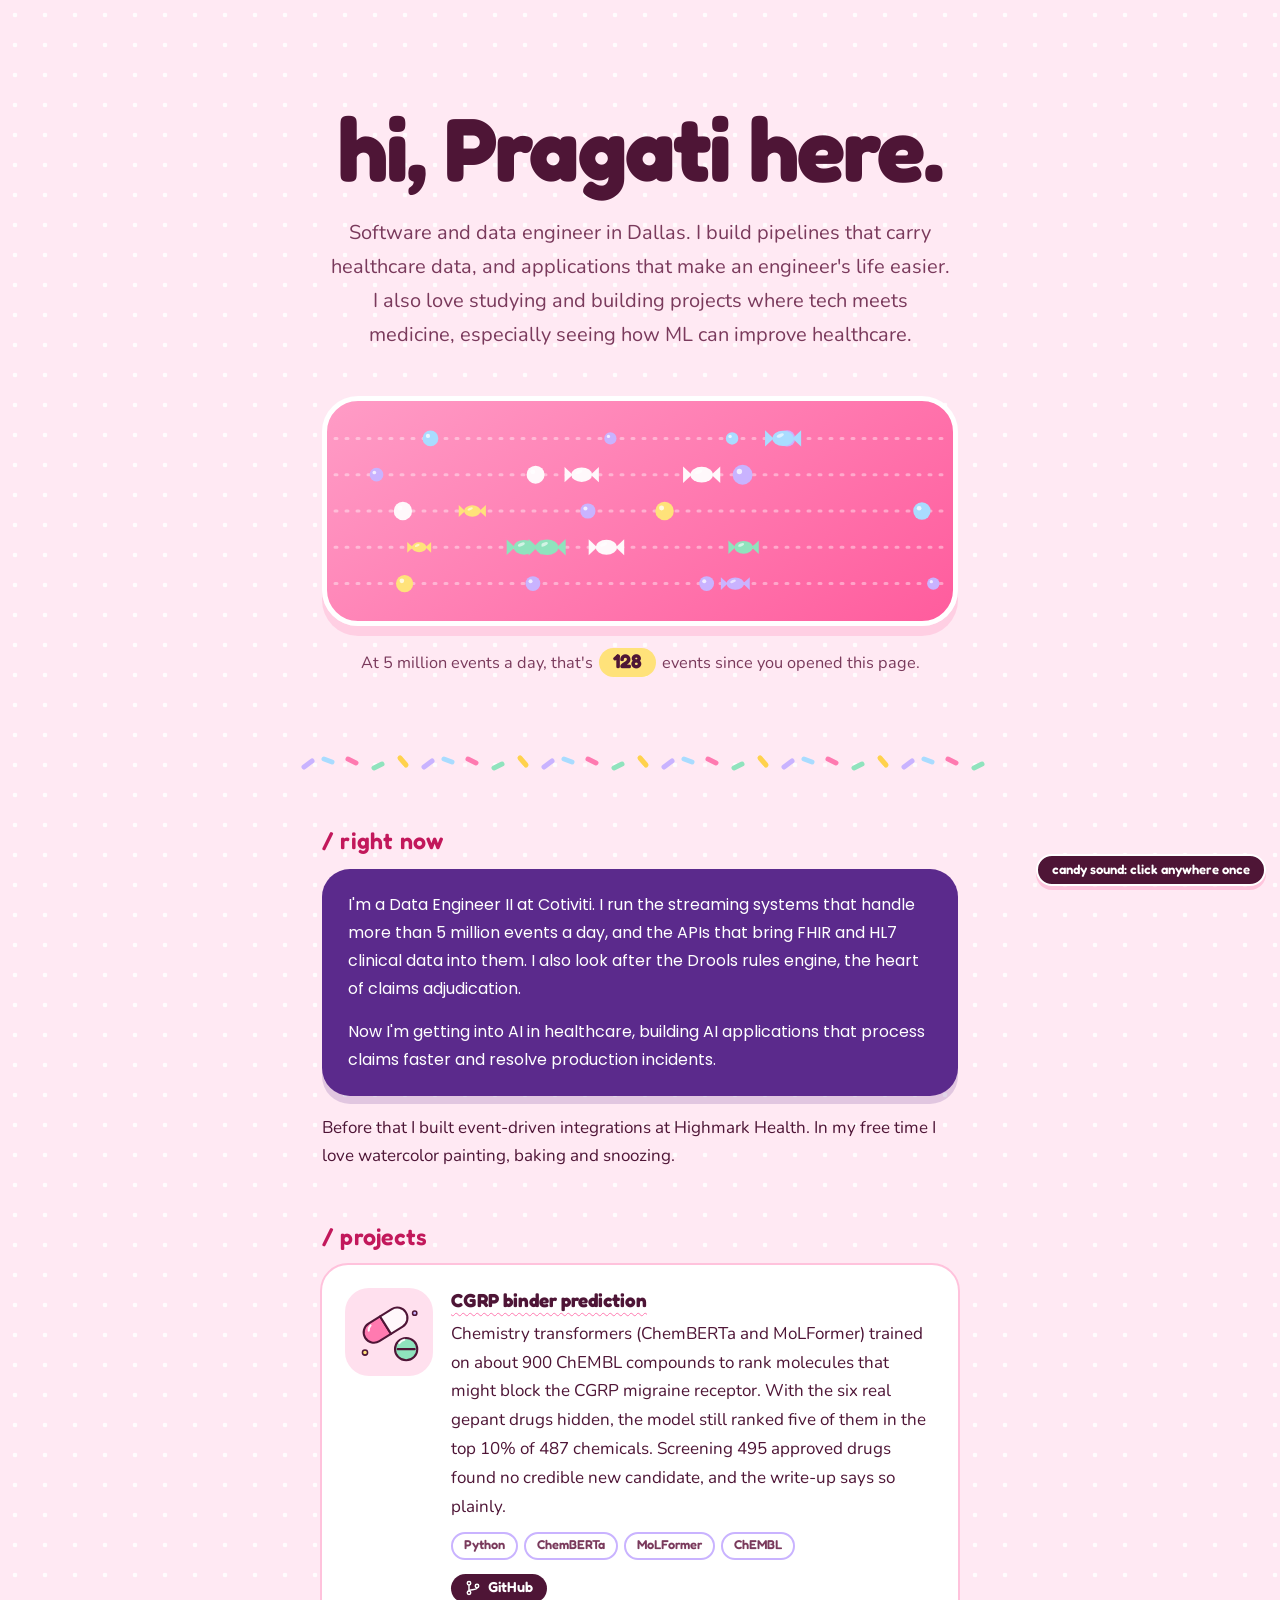
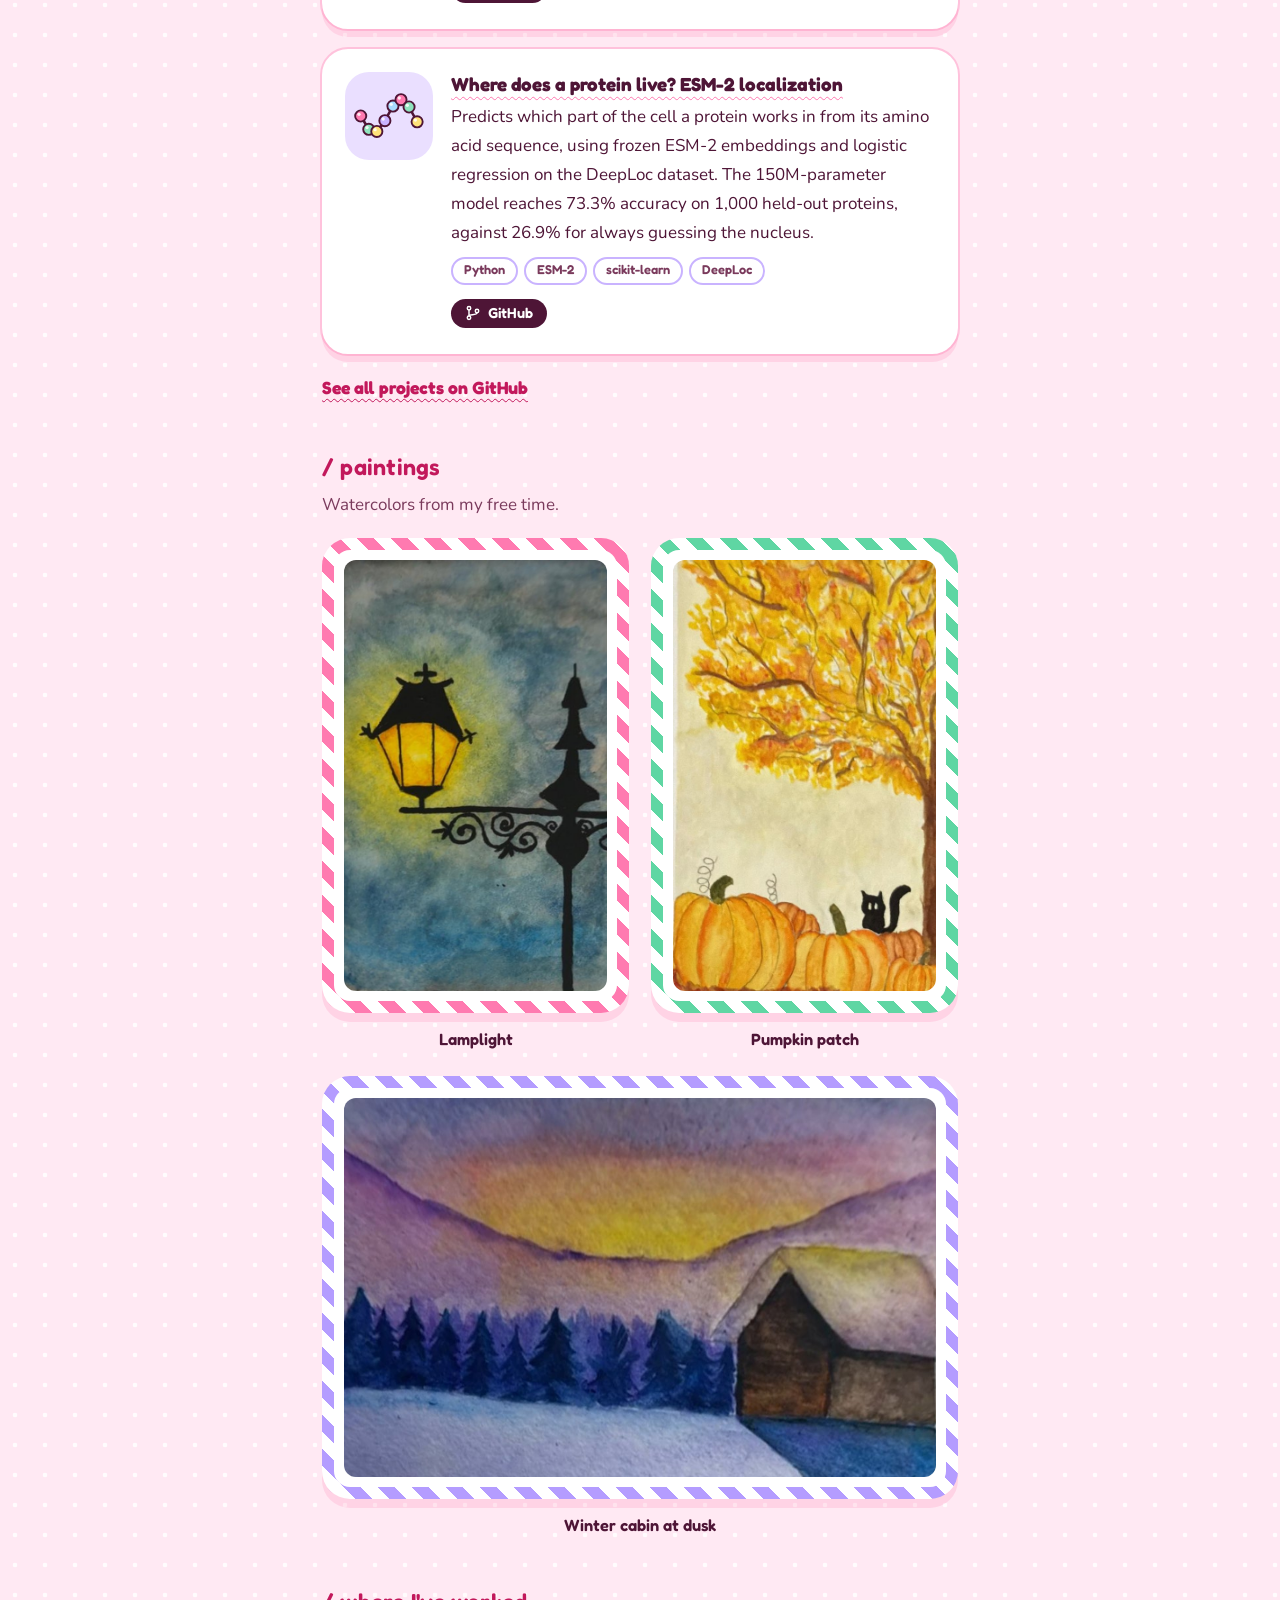
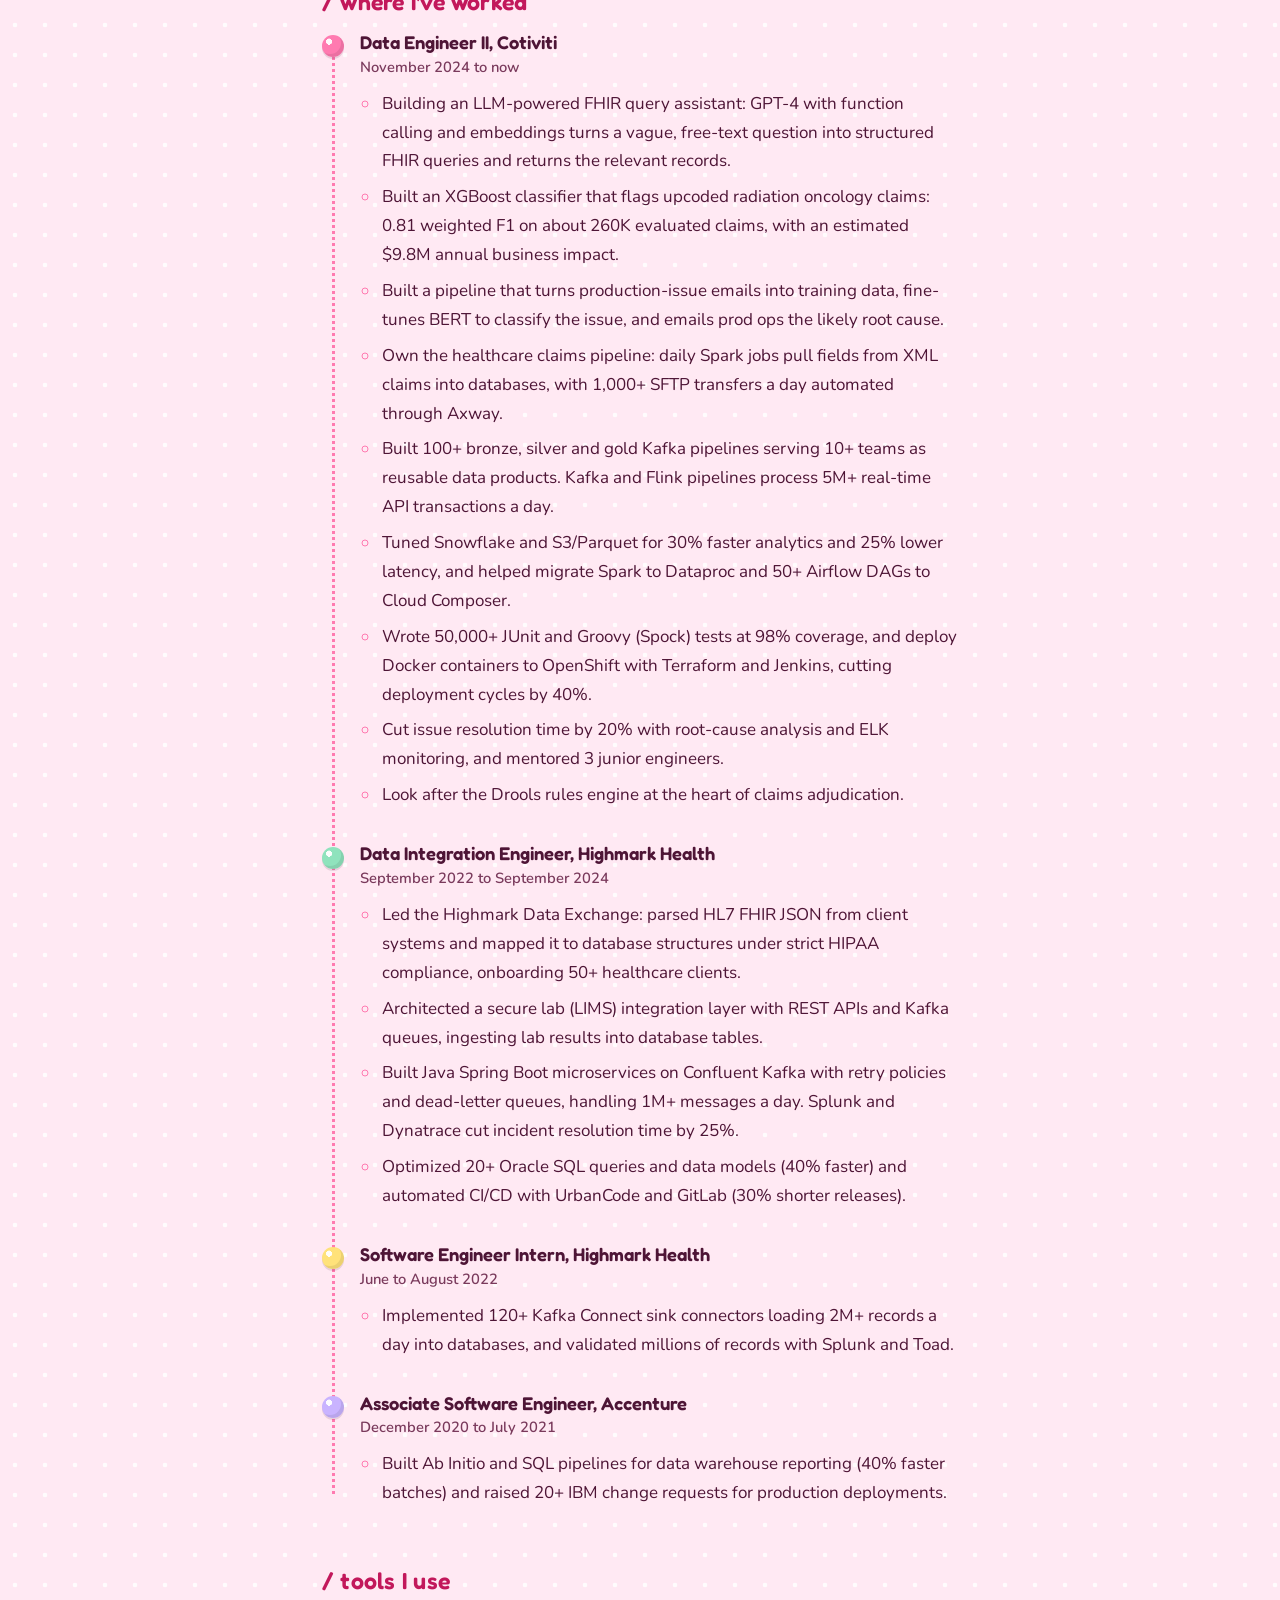
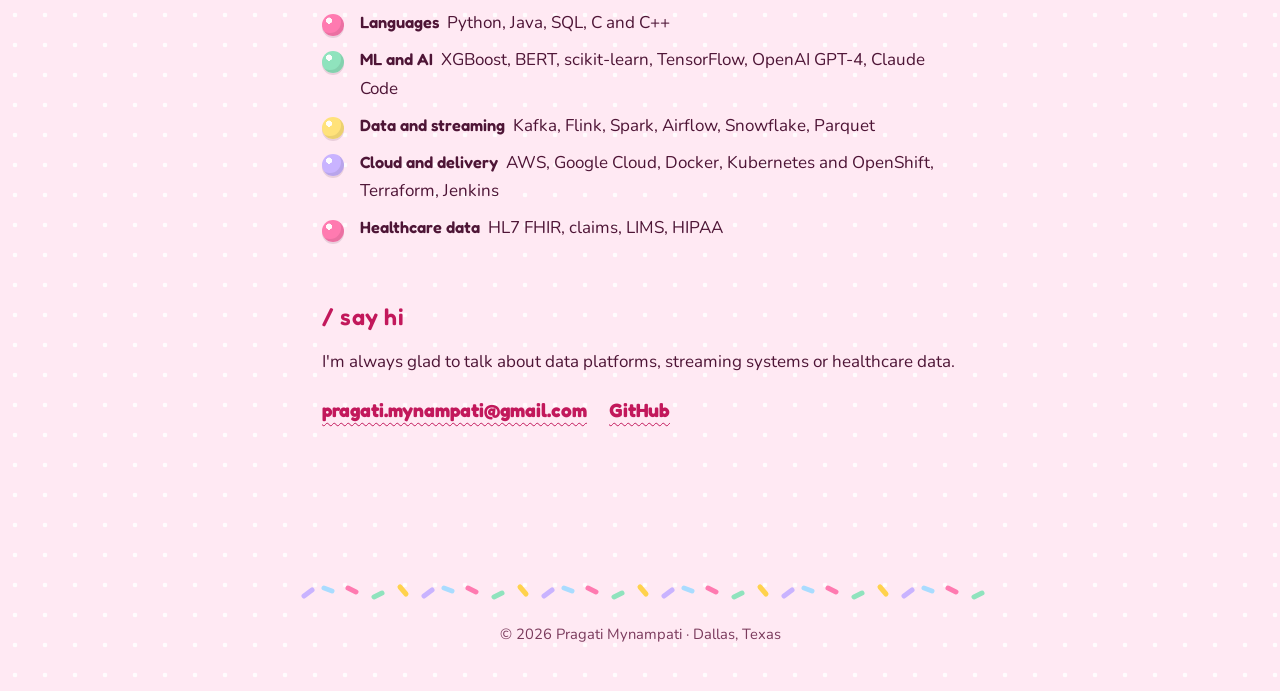
<file: index.html>
<!DOCTYPE html>
<html lang="en">
<head>
  <meta charset="utf-8">
  <meta name="viewport" content="width=device-width, initial-scale=1">
  <title>Pragati Mynampati, software and data engineer</title>
  <meta name="description" content="Pragati Mynampati is a software and data engineer in Dallas who builds healthcare data pipelines and developer tools, and explores ML at the intersection of tech and medicine.">
  <meta name="theme-color" content="#ff7ab0">
  <link rel="preconnect" href="https://fonts.googleapis.com">
  <link rel="preconnect" href="https://fonts.gstatic.com" crossorigin>
  <link rel="stylesheet" href="https://fonts.googleapis.com/css2?family=Fredoka:wght@400..700&family=Nunito:wght@400..800&family=Poppins:wght@400;500;600&display=swap">
  <link rel="stylesheet" href="style.css?v=7">
  <script>document.documentElement.className += " js"; window.__revealGuard = setTimeout(function () { document.documentElement.className += " reveal-all"; }, 3000);</script>
</head>
<body>
  <header class="hero col">
    <h1>hi, Pragati here.</h1>
    <p class="pitch">Software and data engineer in Dallas. I build pipelines that carry healthcare data, and applications that make an engineer's life easier. I also love studying and building projects where tech meets medicine, especially seeing how ML can improve healthcare.</p>
  </header>

  <div class="tray col">
    <div class="panel"><canvas id="stream" aria-hidden="true"></canvas></div>
    <p class="ticker">At 5 million events a day, that's <strong id="count">0</strong><span id="count-note"> events since you opened this page.</span></p>
  </div>

  <div class="sprinkles" aria-hidden="true"></div>

  <main>
    <section class="col reveal">
      <h2>/ right now</h2>
      <div class="work-now">
        <p>I'm a Data Engineer II at Cotiviti. I run the streaming systems that handle more than 5 million events a day, and the APIs that bring FHIR and HL7 clinical data into them. I also look after the Drools rules engine, the heart of claims adjudication.</p>
        <p>Now I'm getting into AI in healthcare, building AI applications that process claims faster and resolve production incidents.</p>
      </div>
      <div class="prose after-work">
        <p>Before that I built event-driven integrations at Highmark Health. In my free time I love watercolor painting, baking and snoozing.</p>
      </div>
    </section>

    <section class="col reveal">
      <h2>/ projects</h2>
      <ul class="projects">
        <li class="project">
          <div class="project-icon tint-pink"><svg viewBox="0 0 84 84" width="72" height="72" role="img" aria-label="A capsule and a round tablet">
<g transform="rotate(-32 38 34)" stroke="#4e1536" stroke-width="2.4" stroke-linejoin="round">
<path d="M22 22 h16 v24 h-16 a12 12 0 0 1 0 -24 z" fill="#ff7ab0"/>
<path d="M38 22 h16 a12 12 0 0 1 0 24 h-16 z" fill="#fff8fb"/>
<path d="M18 29 a7 7 0 0 1 5 -4" fill="none" stroke="#fff" stroke-width="2.4" stroke-linecap="round" opacity=".9"/>
</g>
<g stroke="#4e1536" stroke-width="2.4">
<circle cx="62" cy="62" r="13" fill="#8fe3bd"/>
<line x1="52" y1="62" x2="72" y2="62" stroke-linecap="round"/>
</g>
<path d="M54 55 a10 10 0 0 1 6 -4" fill="none" stroke="#fff" stroke-width="2.4" stroke-linecap="round" opacity=".9"/>
<circle cx="14" cy="66" r="3" fill="#ffe27a" stroke="#4e1536" stroke-width="1.8"/><circle cx="72" cy="20" r="2.5" fill="#c9b3ff" stroke="#4e1536" stroke-width="1.8"/>
</svg></div>
          <div class="project-body">
            <h3><a href="https://github.com/pragati77/cgrp-binder-prediction">CGRP binder prediction</a></h3>
            <p>Chemistry transformers (ChemBERTa and MoLFormer) trained on about 900 ChEMBL compounds to rank molecules that might block the CGRP migraine receptor. With the six real gepant drugs hidden, the model still ranked five of them in the top 10% of 487 chemicals. Screening 495 approved drugs found no credible new candidate, and the write-up says so plainly.</p>
            <p class="tags"><span>Python</span><span>ChemBERTa</span><span>MoLFormer</span><span>ChEMBL</span></p>
            <a class="gh" href="https://github.com/pragati77/cgrp-binder-prediction" aria-label="View CGRP binder prediction on GitHub"><svg viewBox="0 0 24 24" width="16" height="16" aria-hidden="true" fill="none" stroke="currentColor" stroke-width="2.2" stroke-linecap="round" stroke-linejoin="round"><circle cx="6" cy="5" r="2.6"/><circle cx="6" cy="19" r="2.6"/><circle cx="18" cy="9" r="2.6"/><path d="M6 7.6v8.8M18 11.6c0 4-12 2-12 4.8"/></svg>GitHub</a>
          </div>
        </li>
        <li class="project">
          <div class="project-icon tint-lilac"><svg viewBox="0 0 84 84" width="72" height="72" role="img" aria-label="A chain of colorful beads, like a protein strand"><polyline points="9.0,42.0 18.4,57.5 27.8,60.0 37.2,47.5 46.6,30.4 56.0,23.0 65.4,31.5 74.8,48.8" fill="none" stroke="#4e1536" stroke-width="3" stroke-linecap="round" stroke-linejoin="round"/><circle cx="9.0" cy="42.0" r="6.5" fill="#ff7ab0" stroke="#4e1536" stroke-width="2.2"/><circle cx="7.0" cy="40.0" r="1.9" fill="#fff" opacity=".85"/><circle cx="18.4" cy="57.5" r="6.5" fill="#8fe3bd" stroke="#4e1536" stroke-width="2.2"/><circle cx="16.4" cy="55.5" r="1.9" fill="#fff" opacity=".85"/><circle cx="27.8" cy="60.0" r="6.5" fill="#ffe27a" stroke="#4e1536" stroke-width="2.2"/><circle cx="25.8" cy="58.0" r="1.9" fill="#fff" opacity=".85"/><circle cx="37.2" cy="47.5" r="6.5" fill="#c9b3ff" stroke="#4e1536" stroke-width="2.2"/><circle cx="35.2" cy="45.5" r="1.9" fill="#fff" opacity=".85"/><circle cx="46.6" cy="30.4" r="6.5" fill="#a9dcff" stroke="#4e1536" stroke-width="2.2"/><circle cx="44.6" cy="28.4" r="1.9" fill="#fff" opacity=".85"/><circle cx="56.0" cy="23.0" r="6.5" fill="#ff7ab0" stroke="#4e1536" stroke-width="2.2"/><circle cx="54.0" cy="21.0" r="1.9" fill="#fff" opacity=".85"/><circle cx="65.4" cy="31.5" r="6.5" fill="#8fe3bd" stroke="#4e1536" stroke-width="2.2"/><circle cx="63.4" cy="29.5" r="1.9" fill="#fff" opacity=".85"/><circle cx="74.8" cy="48.8" r="6.5" fill="#ffe27a" stroke="#4e1536" stroke-width="2.2"/><circle cx="72.8" cy="46.8" r="1.9" fill="#fff" opacity=".85"/></svg></div>
          <div class="project-body">
            <h3><a href="https://github.com/pragati77/ESM2_Protein_Localization">Where does a protein live? ESM-2 localization</a></h3>
            <p>Predicts which part of the cell a protein works in from its amino acid sequence, using frozen ESM-2 embeddings and logistic regression on the DeepLoc dataset. The 150M-parameter model reaches 73.3% accuracy on 1,000 held-out proteins, against 26.9% for always guessing the nucleus.</p>
            <p class="tags"><span>Python</span><span>ESM-2</span><span>scikit-learn</span><span>DeepLoc</span></p>
            <a class="gh" href="https://github.com/pragati77/ESM2_Protein_Localization" aria-label="View ESM-2 protein localization on GitHub"><svg viewBox="0 0 24 24" width="16" height="16" aria-hidden="true" fill="none" stroke="currentColor" stroke-width="2.2" stroke-linecap="round" stroke-linejoin="round"><circle cx="6" cy="5" r="2.6"/><circle cx="6" cy="19" r="2.6"/><circle cx="18" cy="9" r="2.6"/><path d="M6 7.6v8.8M18 11.6c0 4-12 2-12 4.8"/></svg>GitHub</a>
          </div>
        </li>
      </ul>
      <p class="more"><a href="https://github.com/pragati77">See all projects on GitHub</a></p>
    </section>

    <section class="col reveal">
      <h2>/ paintings</h2>
      <p class="paint-intro">Watercolors from my free time.</p>
      <div class="gallery">
        <figure class="frame f-pink">
          <div class="mat"><img src="[data-uri]" width="622" height="984" alt="Watercolor of a glowing yellow street lamp on a curled iron bracket against a blue, cloudy night sky"></div>
          <figcaption>Lamplight</figcaption>
        </figure>
        <figure class="frame f-mint">
          <div class="mat"><img src="[data-uri]" width="584" height="986" alt="Watercolor of a yellow and orange autumn tree over a patch of pumpkins with a small black cat peeking out"></div>
          <figcaption>Pumpkin patch</figcaption>
        </figure>
        <figure class="frame f-lilac wide">
          <div class="mat"><img src="[data-uri]" width="900" height="576" alt="Watercolor of a wooden cabin beside snowy pine trees under a purple and golden sunset sky"></div>
          <figcaption>Winter cabin at dusk</figcaption>
        </figure>
      </div>
    </section>

    <section class="col reveal">
      <h2>/ where I've worked</h2>
      <ol class="timeline">
        <li>
          <h3>Data Engineer II, Cotiviti</h3>
          <p class="when">November 2024 to now</p>
          <ul>
            <li>Building an LLM-powered FHIR query assistant: GPT-4 with function calling and embeddings turns a vague, free-text question into structured FHIR queries and returns the relevant records.</li>
            <li>Built an XGBoost classifier that flags upcoded radiation oncology claims: 0.81 weighted F1 on about 260K evaluated claims, with an estimated $9.8M annual business impact.</li>
            <li>Built a pipeline that turns production-issue emails into training data, fine-tunes BERT to classify the issue, and emails prod ops the likely root cause.</li>
            <li>Own the healthcare claims pipeline: daily Spark jobs pull fields from XML claims into databases, with 1,000+ SFTP transfers a day automated through Axway.</li>
            <li>Built 100+ bronze, silver and gold Kafka pipelines serving 10+ teams as reusable data products. Kafka and Flink pipelines process 5M+ real-time API transactions a day.</li>
            <li>Tuned Snowflake and S3/Parquet for 30% faster analytics and 25% lower latency, and helped migrate Spark to Dataproc and 50+ Airflow DAGs to Cloud Composer.</li>
            <li>Wrote 50,000+ JUnit and Groovy (Spock) tests at 98% coverage, and deploy Docker containers to OpenShift with Terraform and Jenkins, cutting deployment cycles by 40%.</li>
            <li>Cut issue resolution time by 20% with root-cause analysis and ELK monitoring, and mentored 3 junior engineers.</li>
            <li>Look after the Drools rules engine at the heart of claims adjudication.</li>
          </ul>
        </li>
        <li>
          <h3>Data Integration Engineer, Highmark Health</h3>
          <p class="when">September 2022 to September 2024</p>
          <ul>
            <li>Led the Highmark Data Exchange: parsed HL7 FHIR JSON from client systems and mapped it to database structures under strict HIPAA compliance, onboarding 50+ healthcare clients.</li>
            <li>Architected a secure lab (LIMS) integration layer with REST APIs and Kafka queues, ingesting lab results into database tables.</li>
            <li>Built Java Spring Boot microservices on Confluent Kafka with retry policies and dead-letter queues, handling 1M+ messages a day. Splunk and Dynatrace cut incident resolution time by 25%.</li>
            <li>Optimized 20+ Oracle SQL queries and data models (40% faster) and automated CI/CD with UrbanCode and GitLab (30% shorter releases).</li>
          </ul>
        </li>
        <li>
          <h3>Software Engineer Intern, Highmark Health</h3>
          <p class="when">June to August 2022</p>
          <ul>
            <li>Implemented 120+ Kafka Connect sink connectors loading 2M+ records a day into databases, and validated millions of records with Splunk and Toad.</li>
          </ul>
        </li>
        <li>
          <h3>Associate Software Engineer, Accenture</h3>
          <p class="when">December 2020 to July 2021</p>
          <ul>
            <li>Built Ab Initio and SQL pipelines for data warehouse reporting (40% faster batches) and raised 20+ IBM change requests for production deployments.</li>
          </ul>
        </li>
      </ol>
    </section>

    <section class="col reveal">
      <h2>/ tools I use</h2>
      <ul class="candy compact">
        <li><b>Languages</b> Python, Java, SQL, C and C++</li>
        <li><b>ML and AI</b> XGBoost, BERT, scikit-learn, TensorFlow, OpenAI GPT-4, Claude Code</li>
        <li><b>Data and streaming</b> Kafka, Flink, Spark, Airflow, Snowflake, Parquet</li>
        <li><b>Cloud and delivery</b> AWS, Google Cloud, Docker, Kubernetes and OpenShift, Terraform, Jenkins</li>
        <li><b>Healthcare data</b> HL7 FHIR, claims, LIMS, HIPAA</li>
      </ul>
    </section>

    <section class="col reveal">
      <h2>/ say hi</h2>
      <p>I'm always glad to talk about data platforms, streaming systems or healthcare data.</p>
      <p class="contact">
        <a href="mailto:pragati.mynampati@gmail.com">pragati.mynampati@gmail.com</a>
        <a href="https://github.com/pragati77">GitHub</a>
      </p>
    </section>
  </main>

  <footer class="site-footer">
    <div class="sprinkles" aria-hidden="true" style="margin-bottom:18px"></div>
    &copy; 2026 Pragati Mynampati &middot; Dallas, Texas
  </footer>

  <button id="sound-toggle" class="sound-toggle" type="button" aria-pressed="true">candy sound: on</button>

  <script src="stream.js?v=7"></script>
  <script src="effects.js?v=7"></script>
</body>
</html>
</file>
<file: style.css>
/* Pragati Mynampati: candy land
   Palette: cotton (page), bubblegum (stream + accents), berry (text), mint, lemon, lavender (candies) */
:root {
  --cotton: #ffe9f3;
  --cream: #fff8fb;
  --bubblegum: #ff7ab0;
  --bubblegum-deep: #ff5c9d;
  --berry: #4e1536;
  --berry-soft: #7a3a5c;
  --label: #c2185b;
  --mint: #8fe3bd;
  --lemon: #ffe27a;
  --lavender: #c9b3ff;
  --sky: #a9dcff;
  --display: "Fredoka", "Trebuchet MS", system-ui, sans-serif;
  --text: "Nunito", system-ui, -apple-system, "Segoe UI", sans-serif;
}

* { box-sizing: border-box; }
html { -webkit-text-size-adjust: 100%; }
body {
  margin: 0;
  color: var(--berry);
  font: 400 1.0625rem/1.7 var(--text);
  background-color: var(--cotton);
  background-image: radial-gradient(rgba(255, 255, 255, 0.85) 2px, transparent 2.6px);
  background-size: 30px 30px;
}
canvas { display: block; }

a {
  color: var(--label);
  font-weight: 700;
  text-decoration: underline;
  text-decoration-style: wavy;
  text-decoration-thickness: 1px;
  text-underline-offset: 0.25em;
}
a:hover { text-decoration-thickness: 2px; }
a:focus-visible { outline: 3px solid var(--lavender); outline-offset: 3px; border-radius: 6px; }

.col { max-width: 700px; margin: 0 auto; padding: 0 clamp(20px, 5vw, 32px); }

/* ---------- hero (centered) ---------- */
.hero { text-align: center; padding-top: clamp(48px, 9vw, 104px); padding-bottom: clamp(28px, 5vw, 44px); }
.hero h1 {
  margin: 0;
  font: 700 clamp(3rem, 12vw, 5.6rem)/1 var(--display);
  letter-spacing: -0.02em;
  color: var(--berry);
}
.hero .pitch {
  margin: 22px auto 0;
  max-width: 31em;
  font-size: clamp(1.08rem, 2.2vw, 1.25rem);
  color: var(--berry-soft);
}

/* the stream, now a centered candy tray */
.tray { text-align: center; padding-bottom: clamp(20px, 4vw, 36px); }
.tray .panel {
  border-radius: 36px;
  border: 5px solid #fff;
  background: linear-gradient(145deg, #ff9cc6, var(--bubblegum-deep));
  box-shadow: 0 10px 0 rgba(255, 92, 157, 0.18);
  overflow: hidden;
}
.tray canvas { width: 100%; height: clamp(170px, 32vw, 220px); }
.ticker { margin: 22px 0 0; font-size: 1.02rem; color: var(--berry-soft); }
.ticker strong {
  display: inline-block;
  margin: 0 2px;
  padding: 1px 14px 3px;
  border-radius: 999px;
  background: var(--lemon);
  color: var(--berry);
  font: 700 1.2em/1.3 var(--display);
  font-variant-numeric: tabular-nums;
}

/* sprinkles divider */
.sprinkles {
  height: 22px;
  margin: clamp(22px, 5vw, 40px) auto 0;
  max-width: 700px;
  background-image: url("data:image/svg+xml,%3Csvg xmlns='http://www.w3.org/2000/svg' width='120' height='22'%3E%3Cg stroke-width='5' stroke-linecap='round'%3E%3Cline x1='8' y1='6' x2='16' y2='10' stroke='%23ff7ab0'/%3E%3Cline x1='34' y1='15' x2='42' y2='11' stroke='%238fe3bd'/%3E%3Cline x1='60' y1='5' x2='66' y2='12' stroke='%23ffd24d'/%3E%3Cline x1='84' y1='14' x2='92' y2='8' stroke='%23c9b3ff'/%3E%3Cline x1='104' y1='6' x2='112' y2='9' stroke='%23a9dcff'/%3E%3C/g%3E%3C/svg%3E");
  background-repeat: repeat-x;
  background-position: center;
}

/* ---------- sections ---------- */
main > section.col { padding-top: clamp(30px, 6vw, 52px); }
main > section.col:last-of-type { padding-bottom: clamp(56px, 9vw, 96px); }
h2 {
  margin: 0 0 14px;
  font: 600 1.45rem/1.2 var(--display);
  color: var(--label);
  letter-spacing: 0.01em;
}
.prose p { margin: 0 0 1em; }
.prose p:last-child { margin-bottom: 0; }

/* the Cotiviti block: purple, corporate sans (stand-in until the exact brand font and purple are confirmed) */
.work-now {
  background: #5b2a8c;
  color: #fff;
  border-radius: 28px;
  padding: 22px 26px;
  font: 400 1rem/1.75 "Poppins", var(--text);
  box-shadow: 0 8px 0 rgba(91, 42, 140, 0.18);
}
.work-now p { margin: 0 0 0.9em; }
.work-now p:last-child { margin-bottom: 0; }
.after-work { margin-top: 18px; }

/* project boxes */
.projects { list-style: none; margin: 0; padding: 0; display: grid; gap: 20px; }
.project {
  display: grid;
  grid-template-columns: 88px minmax(0, 1fr);
  gap: 18px;
  padding: 20px;
  background: #fff;
  border: 3px solid #fff;
  outline: 2px solid rgba(255, 122, 176, 0.35);
  border-radius: 26px;
  box-shadow: 0 8px 0 rgba(255, 92, 157, 0.16);
}
.project-icon {
  width: 88px; height: 88px;
  display: grid; place-items: center;
  border-radius: 24px;
}
.tint-pink { background: #ffe0ee; }
.tint-lilac { background: #eadfff; }
.project h3 { margin: 0 0 6px; font: 600 1.18rem/1.35 var(--display); }
.project h3 a { color: var(--berry); text-decoration-color: var(--bubblegum); }
.project h3 a:hover { color: var(--label); }
.project p { margin: 0 0 8px; }
.project .tags { margin: 10px 0 14px !important; }
.gh {
  display: inline-flex; align-items: center; gap: 7px;
  padding: 6px 14px 7px;
  border-radius: 999px;
  background: var(--berry);
  color: #fff;
  font: 600 0.9rem/1 var(--display);
  text-decoration: none;
}
.gh:hover { background: var(--label); }
@media (max-width: 560px) {
  .project { grid-template-columns: 1fr; gap: 12px; padding: 18px; }
  .project-icon { width: 80px; height: 80px; }
}

/* candy bullets */
ul.candy, ol.timeline { list-style: none; margin: 0; padding: 0; }
ul.candy > li { position: relative; padding: 0 0 20px 38px; }
ul.candy > li:last-child { padding-bottom: 0; }
ul.candy > li::before, ol.timeline > li::before {
  content: "";
  position: absolute;
  left: 0; top: 0.32em;
  width: 22px; height: 22px;
  border-radius: 50%;
  background:
    radial-gradient(circle at 32% 30%, rgba(255, 255, 255, 0.95) 0 14%, transparent 15%),
    var(--candy, var(--bubblegum));
  box-shadow: inset -3px -3px 0 rgba(0, 0, 0, 0.08), 0 2px 0 rgba(78, 21, 54, 0.12);
}
ul.candy > li:nth-child(4n+1), ol.timeline > li:nth-child(4n+1) { --candy: var(--bubblegum); }
ul.candy > li:nth-child(4n+2), ol.timeline > li:nth-child(4n+2) { --candy: var(--mint); }
ul.candy > li:nth-child(4n+3), ol.timeline > li:nth-child(4n+3) { --candy: var(--lemon); }
ul.candy > li:nth-child(4n+4), ol.timeline > li:nth-child(4n+4) { --candy: var(--lavender); }
ul.candy h3, ol.timeline h3 { margin: 0; font: 600 1.15rem/1.35 var(--display); }
ul.candy p, ol.timeline p { margin: 2px 0 0; }
ul.candy h3 a { color: var(--berry); text-decoration-color: var(--bubblegum); }
ul.candy h3 a:hover { color: var(--label); }
.tags { display: flex; flex-wrap: wrap; gap: 6px; margin: 10px 0 0 !important; }
.tags span {
  font: 600 0.8rem/1 var(--display);
  padding: 5px 11px 6px;
  border-radius: 999px;
  background: #fff;
  border: 2px solid var(--lavender);
  color: var(--berry-soft);
}
.more { margin: 22px 0 0; font: 600 1.1rem/1.4 var(--display); }
ul.candy.compact > li { padding-bottom: 8px; }
ul.candy.compact b { font: 600 1.02rem/1 var(--display); margin-right: 4px; }

ol.timeline { position: relative; }
ol.timeline::before {
  content: "";
  position: absolute; left: 10px; top: 14px; bottom: 14px; width: 0;
  border-left: 3px dotted var(--bubblegum);
}
ol.timeline > li { position: relative; padding: 0 0 24px 38px; }
ol.timeline > li:last-child { padding-bottom: 0; }
ol.timeline > li::before { z-index: 1; }
ol.timeline ul { margin: 10px 0 0; padding-left: 1.15em; }
ol.timeline ul li { margin: 0 0 7px; padding: 0 0 0 2px; }
ol.timeline ul li::marker { color: var(--bubblegum); }
ol.timeline .when { margin: 0 0 4px; font-size: 0.92rem; color: var(--berry-soft); font-weight: 600; }

.contact { margin-top: 14px; display: flex; flex-wrap: wrap; gap: 8px 22px; font-family: var(--display); font-size: 1.2rem; }

/* ---------- footer ---------- */
.site-footer { padding: 0 0 44px; text-align: center; font-size: 0.92rem; color: var(--berry-soft); }

@media (max-width: 480px) {
  .tray .panel { border-radius: 28px; border-width: 4px; }
}

/* ---------- scroll reveal ---------- */
.js .reveal {
  opacity: 0;
  transform: translateY(38px) scale(0.985);
  transition: opacity 0.9s ease, transform 0.9s cubic-bezier(0.2, 0.7, 0.2, 1);
}
.js .reveal.in { opacity: 1; transform: none; }
.reveal-all .reveal { opacity: 1; transform: none; }   /* safety net if effects.js never loads */
@media (prefers-reduced-motion: reduce) {
  .js .reveal { opacity: 1; transform: none; transition: none; }
}

/* ---------- sound toggle ---------- */
.sound-toggle {
  position: fixed;
  right: 14px; bottom: 14px;
  z-index: 5;
  padding: 7px 14px 8px;
  border: 2px solid #fff;
  border-radius: 999px;
  background: var(--berry);
  color: #fff;
  font: 600 0.82rem/1 var(--display);
  cursor: pointer;
  box-shadow: 0 4px 0 rgba(255, 92, 157, 0.25);
}
.sound-toggle:hover { background: var(--label); }
.sound-toggle:focus-visible { outline: 3px solid var(--lavender); outline-offset: 3px; }
@media (hover: none) { .sound-toggle { display: none; } }

/* ---------- paintings: candy frames ---------- */
.paint-intro { margin: -4px 0 18px; color: var(--berry-soft); }
.gallery { display: grid; grid-template-columns: repeat(2, minmax(0, 1fr)); gap: 26px 22px; align-items: start; }
.frame { margin: 0; }
.frame.wide { grid-column: 1 / -1; }
.frame .ring, .frame {
  --c: var(--bubblegum);
}
.frame.f-pink { --c: #ff7ab0; }
.frame.f-mint { --c: #5fd6a3; }
.frame.f-lilac { --c: #b49cff; }
.frame {
  padding: 0;
}
.frame .mat {
  padding: 10px;
  background: #fff;
  border: 12px solid transparent;
  border-radius: 28px;
  /* candy-cane stripe ring around a white mat */
  background-image:
    linear-gradient(#fff, #fff),
    repeating-linear-gradient(45deg, var(--c) 0 12px, #fff 12px 24px);
  background-origin: border-box;
  background-clip: padding-box, border-box;
  box-shadow: 0 9px 0 rgba(255, 92, 157, 0.16);
}
.frame img { display: block; width: 100%; height: auto; border-radius: 12px; }
.frame figcaption { margin-top: 16px; text-align: center; font: 600 1.02rem/1.3 var(--display); color: var(--berry); }
@media (max-width: 520px) {
  .gallery { grid-template-columns: 1fr; }
  .frame.wide { grid-column: auto; }
}
.frame:not(.wide) img { aspect-ratio: 0.61; object-fit: cover; }
</file>
